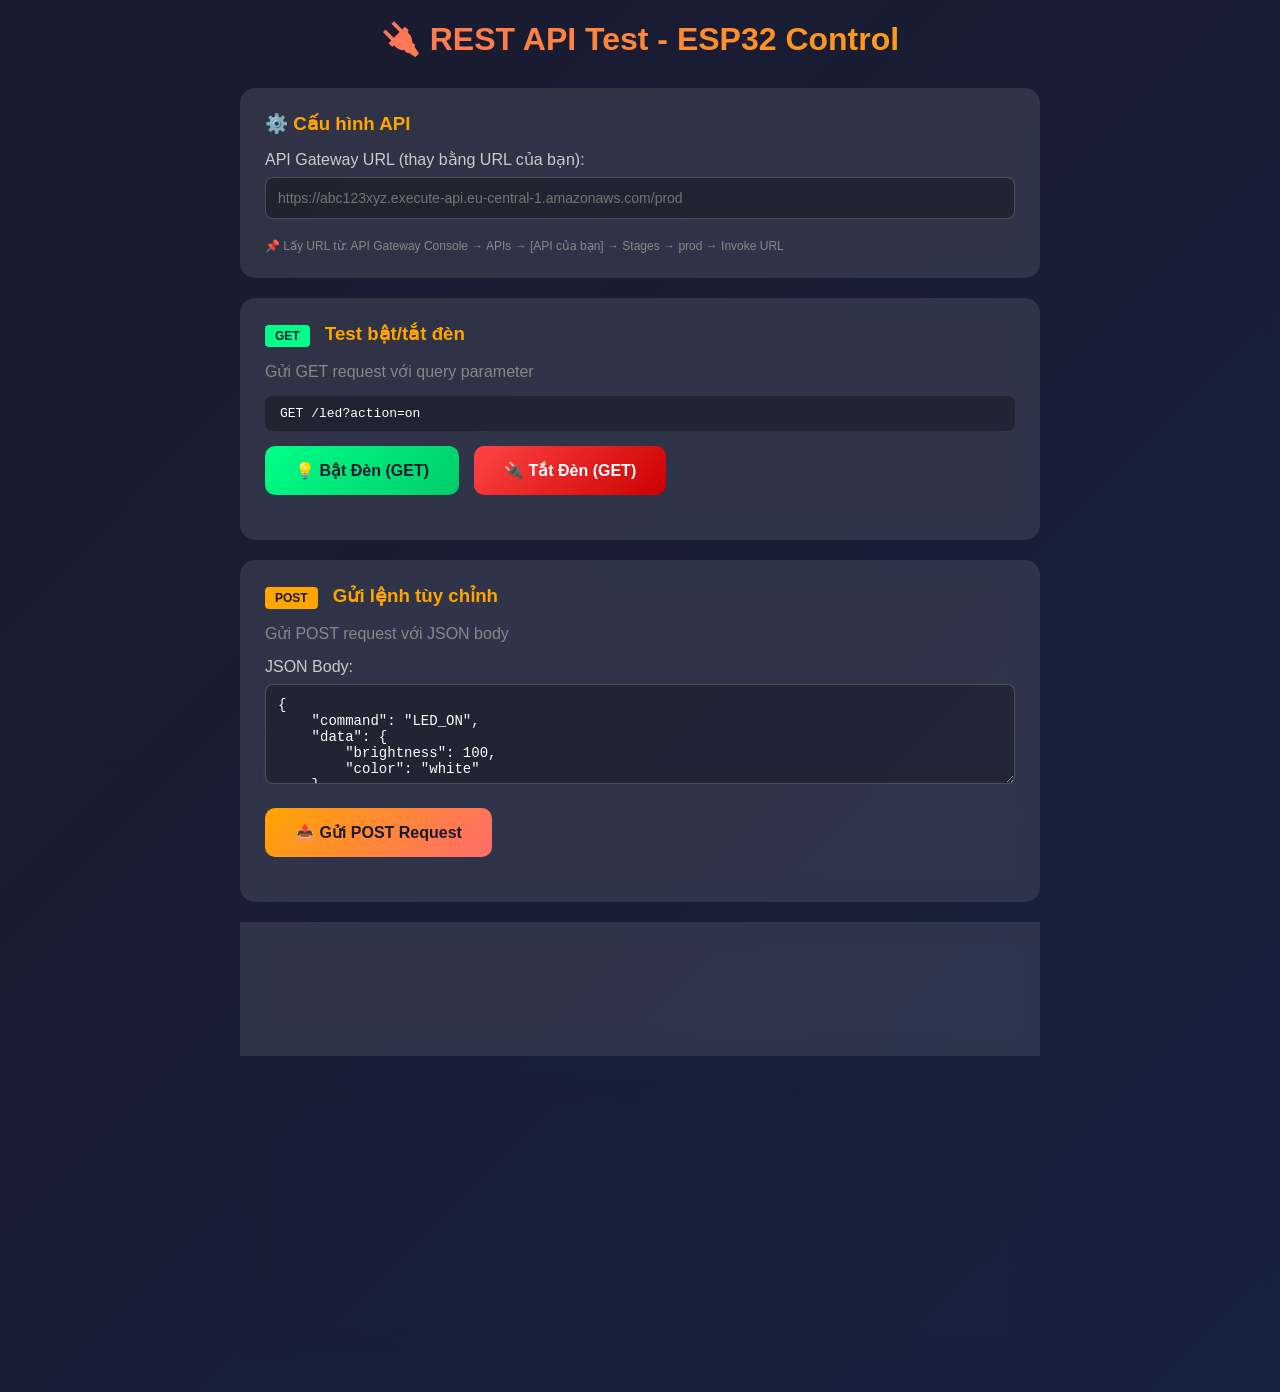
<file: web_app/api-test.html>
<!DOCTYPE html>
<html lang="vi">
<head>
    <meta charset="UTF-8">
    <meta name="viewport" content="width=device-width, initial-scale=1.0">
    <title>REST API Test - ESP32 Control</title>
    <style>
        * { margin: 0; padding: 0; box-sizing: border-box; }
        body {
            font-family: 'Segoe UI', sans-serif;
            background: linear-gradient(135deg, #1a1a2e, #16213e);
            min-height: 100vh;
            padding: 20px;
            color: #fff;
        }
        .container { max-width: 800px; margin: 0 auto; }
        h1 {
            text-align: center;
            margin-bottom: 30px;
            background: linear-gradient(90deg, #ff6b6b, #ffa502);
            -webkit-background-clip: text;
            -webkit-text-fill-color: transparent;
        }
        .card {
            background: rgba(255,255,255,0.1);
            border-radius: 15px;
            padding: 25px;
            margin-bottom: 20px;
            backdrop-filter: blur(10px);
        }
        .card h3 { color: #ffa502; margin-bottom: 15px; }
        
        .config-group { margin-bottom: 20px; }
        .config-group label { display: block; margin-bottom: 8px; color: #ccc; }
        .config-group input {
            width: 100%;
            padding: 12px;
            border: 1px solid rgba(255,255,255,0.2);
            border-radius: 8px;
            background: rgba(0,0,0,0.3);
            color: #fff;
            font-size: 14px;
        }
        .config-group input:focus {
            outline: none;
            border-color: #ffa502;
        }
        
        .btn-group {
            display: flex;
            gap: 15px;
            flex-wrap: wrap;
            margin-bottom: 20px;
        }
        .btn {
            padding: 15px 30px;
            font-size: 16px;
            font-weight: bold;
            border: none;
            border-radius: 10px;
            cursor: pointer;
            transition: all 0.3s ease;
        }
        .btn-on {
            background: linear-gradient(135deg, #00ff88, #00cc6a);
            color: #1a1a2e;
        }
        .btn-off {
            background: linear-gradient(135deg, #ff4444, #cc0000);
            color: white;
        }
        .btn-custom {
            background: linear-gradient(135deg, #ffa502, #ff6b6b);
            color: #1a1a2e;
        }
        .btn:hover { transform: translateY(-2px); }
        .btn:disabled { opacity: 0.5; cursor: not-allowed; }
        
        .response-box {
            background: #0d1117;
            border-radius: 10px;
            padding: 15px;
            font-family: 'Consolas', monospace;
            font-size: 14px;
            max-height: 300px;
            overflow-y: auto;
        }
        .response-box pre {
            white-space: pre-wrap;
            word-wrap: break-word;
        }
        .success { color: #00ff88; }
        .error { color: #ff4444; }
        .info { color: #00d4ff; }
        
        .url-display {
            background: rgba(0,0,0,0.3);
            padding: 10px 15px;
            border-radius: 8px;
            font-family: monospace;
            margin-bottom: 15px;
            word-break: break-all;
        }
        
        .method-badge {
            display: inline-block;
            padding: 4px 10px;
            border-radius: 4px;
            font-size: 12px;
            font-weight: bold;
            margin-right: 10px;
        }
        .method-get { background: #00ff88; color: #1a1a2e; }
        .method-post { background: #ffa502; color: #1a1a2e; }
        
        textarea {
            width: 100%;
            padding: 12px;
            border: 1px solid rgba(255,255,255,0.2);
            border-radius: 8px;
            background: rgba(0,0,0,0.3);
            color: #fff;
            font-family: monospace;
            font-size: 14px;
            min-height: 100px;
            resize: vertical;
        }
        
        .example-urls {
            font-size: 12px;
            color: #888;
            margin-top: 10px;
        }
        .example-urls code {
            background: rgba(0,0,0,0.3);
            padding: 2px 6px;
            border-radius: 4px;
        }
    </style>
</head>
<body>
    <div class="container">
        <h1>🔌 REST API Test - ESP32 Control</h1>
        
        <!-- Cấu hình -->
        <div class="card">
            <h3>⚙️ Cấu hình API</h3>
            <div class="config-group">
                <label>API Gateway URL (thay bằng URL của bạn):</label>
                <input type="text" id="api-url" 
                       placeholder="https://abc123xyz.execute-api.eu-central-1.amazonaws.com/prod"
                       value="">
            </div>
            <div class="example-urls">
                📌 Lấy URL từ: API Gateway Console → APIs → [API của bạn] → Stages → prod → Invoke URL
            </div>
        </div>
        
        <!-- GET Request Test -->
        <div class="card">
            <h3><span class="method-badge method-get">GET</span> Test bật/tắt đèn</h3>
            <p style="color:#888; margin-bottom:15px">Gửi GET request với query parameter</p>
            
            <div class="url-display" id="get-url-preview">
                GET /led?action=on
            </div>
            
            <div class="btn-group">
                <button class="btn btn-on" onclick="sendGetRequest('on')">💡 Bật Đèn (GET)</button>
                <button class="btn btn-off" onclick="sendGetRequest('off')">🔌 Tắt Đèn (GET)</button>
            </div>
        </div>
        
        <!-- POST Request Test -->
        <div class="card">
            <h3><span class="method-badge method-post">POST</span> Gửi lệnh tùy chỉnh</h3>
            <p style="color:#888; margin-bottom:15px">Gửi POST request với JSON body</p>
            
            <div class="config-group">
                <label>JSON Body:</label>
                <textarea id="post-body">{
    "command": "LED_ON",
    "data": {
        "brightness": 100,
        "color": "white"
    }
}</textarea>
            </div>
            
            <div class="btn-group">
                <button class="btn btn-custom" onclick="sendPostRequest()">📤 Gửi POST Request</button>
            </div>
        </div>
        
        <!-- Response -->
        <div class="card">
            <h3>📨 Response</h3>
            <div class="response-box" id="response-box">
                <pre class="info">Chưa có response. Hãy thử gửi request...</pre>
            </div>
        </div>
        
        <!-- cURL Examples -->
        <div class="card">
            <h3>📋 cURL Commands (Copy để test)</h3>
            <div class="response-box">
                <pre style="color:#00d4ff"># Bật đèn (GET)
curl -X GET "https://YOUR-API-URL/prod/led?action=on"

# Tắt đèn (GET)  
curl -X GET "https://YOUR-API-URL/prod/led?action=off"

# Gửi lệnh tùy chỉnh (POST)
curl -X POST "https://YOUR-API-URL/prod/command" \
  -H "Content-Type: application/json" \
  -d '{"command":"LED_ON","data":{"brightness":50}}'</pre>
            </div>
        </div>
    </div>

    <script>
        // Lấy API URL từ input
        function getApiUrl() {
            const url = document.getElementById('api-url').value.trim();
            if (!url) {
                alert('Vui lòng nhập API Gateway URL!');
                return null;
            }
            return url.replace(/\/$/, ''); // Xóa trailing slash
        }
        
        // Hiển thị response
        function showResponse(data, isError = false) {
            const box = document.getElementById('response-box');
            const className = isError ? 'error' : 'success';
            const timestamp = new Date().toLocaleTimeString('vi-VN');
            
            box.innerHTML = `<pre class="${className}">[${timestamp}]
${JSON.stringify(data, null, 2)}</pre>`;
        }
        
        // Gửi GET request
        async function sendGetRequest(action) {
            const baseUrl = getApiUrl();
            if (!baseUrl) return;
            
            const url = `${baseUrl}/led?action=${action}`;
            document.getElementById('get-url-preview').textContent = `GET ${url}`;
            
            try {
                showResponse({ status: 'Đang gửi request...' });
                
                const response = await fetch(url, {
                    method: 'GET',
                    headers: {
                        'Accept': 'application/json'
                    }
                });
                
                const data = await response.json();
                showResponse({
                    status: response.status,
                    statusText: response.ok ? 'OK' : 'Error',
                    data: data
                }, !response.ok);
                
            } catch (error) {
                showResponse({
                    error: 'Request failed',
                    message: error.message,
                    hint: 'Kiểm tra lại URL hoặc CORS settings'
                }, true);
            }
        }
        
        // Gửi POST request
        async function sendPostRequest() {
            const baseUrl = getApiUrl();
            if (!baseUrl) return;
            
            const url = `${baseUrl}/command`;
            const body = document.getElementById('post-body').value;
            
            try {
                // Validate JSON
                JSON.parse(body);
            } catch (e) {
                showResponse({ error: 'Invalid JSON', message: e.message }, true);
                return;
            }
            
            try {
                showResponse({ status: 'Đang gửi request...' });
                
                const response = await fetch(url, {
                    method: 'POST',
                    headers: {
                        'Content-Type': 'application/json',
                        'Accept': 'application/json'
                    },
                    body: body
                });
                
                const data = await response.json();
                showResponse({
                    status: response.status,
                    statusText: response.ok ? 'OK' : 'Error',
                    data: data
                }, !response.ok);
                
            } catch (error) {
                showResponse({
                    error: 'Request failed',
                    message: error.message,
                    hint: 'Kiểm tra lại URL hoặc CORS settings'
                }, true);
            }
        }
        
        // Update URL preview khi thay đổi API URL
        document.getElementById('api-url').addEventListener('input', function() {
            const url = this.value.trim().replace(/\/$/, '');
            if (url) {
                document.getElementById('get-url-preview').textContent = `GET ${url}/led?action=on`;
            }
        });
    </script>
</body>
</html>
</file>
